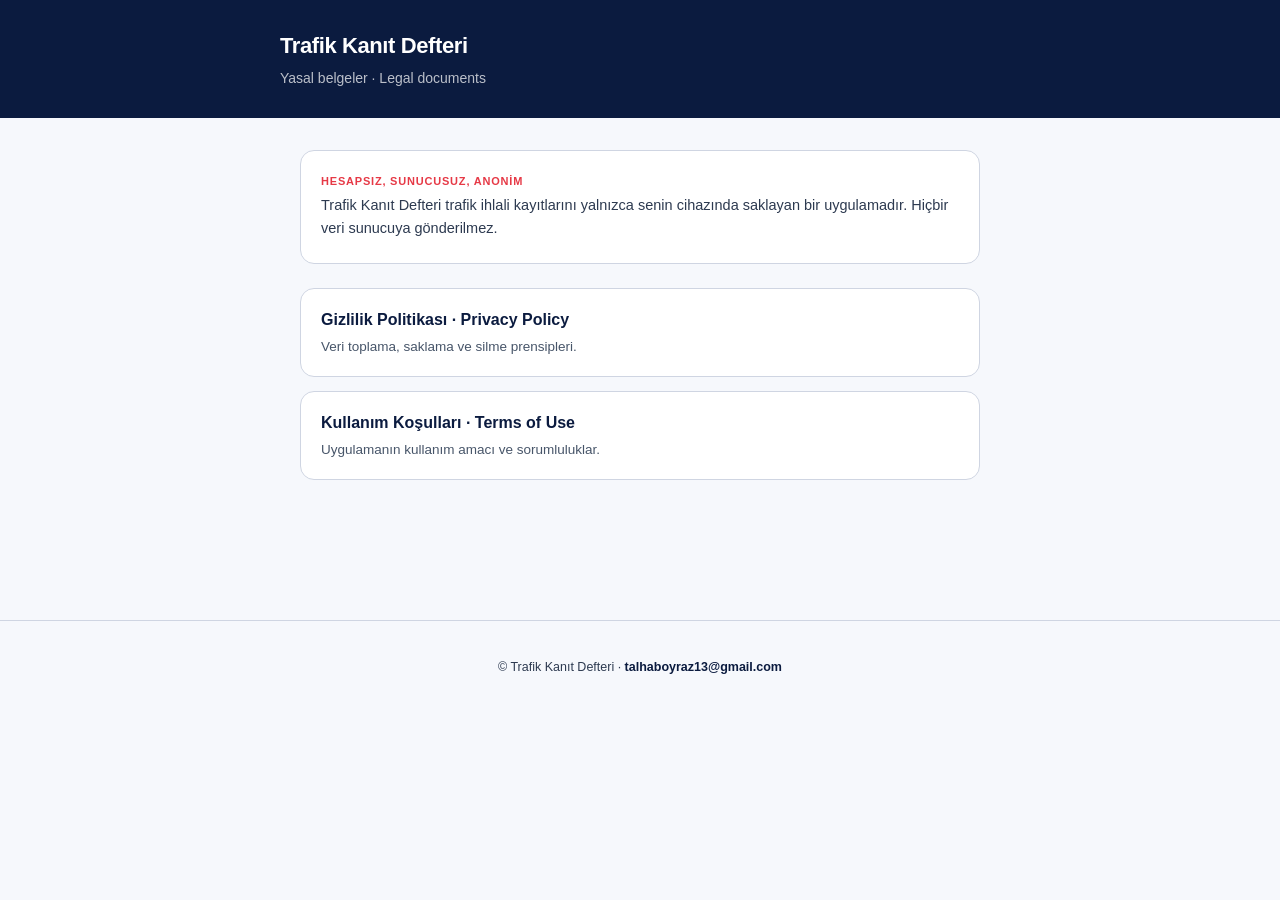
<file: index.html>
<!DOCTYPE html>
<html lang="tr">
<head>
  <meta charset="UTF-8" />
  <meta name="viewport" content="width=device-width, initial-scale=1.0" />
  <title>Trafik Kanıt Defteri — Yasal</title>
  <link rel="stylesheet" href="style.css" />
</head>
<body>
  <header>
    <div class="wrap">
      <h1>Trafik Kanıt Defteri</h1>
      <p>Yasal belgeler · Legal documents</p>
    </div>
  </header>
  <main>
    <div class="lead">
      <p class="label">Hesapsız, sunucusuz, anonim</p>
      <p>Trafik Kanıt Defteri trafik ihlali kayıtlarını yalnızca senin cihazında saklayan bir uygulamadır. Hiçbir veri sunucuya gönderilmez.</p>
    </div>

    <div class="home-grid">
      <a href="privacy.html">
        <h3>Gizlilik Politikası · Privacy Policy</h3>
        <p>Veri toplama, saklama ve silme prensipleri.</p>
      </a>
      <a href="terms.html">
        <h3>Kullanım Koşulları · Terms of Use</h3>
        <p>Uygulamanın kullanım amacı ve sorumluluklar.</p>
      </a>
    </div>
  </main>
  <footer>
    <p>© Trafik Kanıt Defteri · <a href="mailto:talhaboyraz13@gmail.com">talhaboyraz13@gmail.com</a></p>
  </footer>
</body>
</html>
</file>
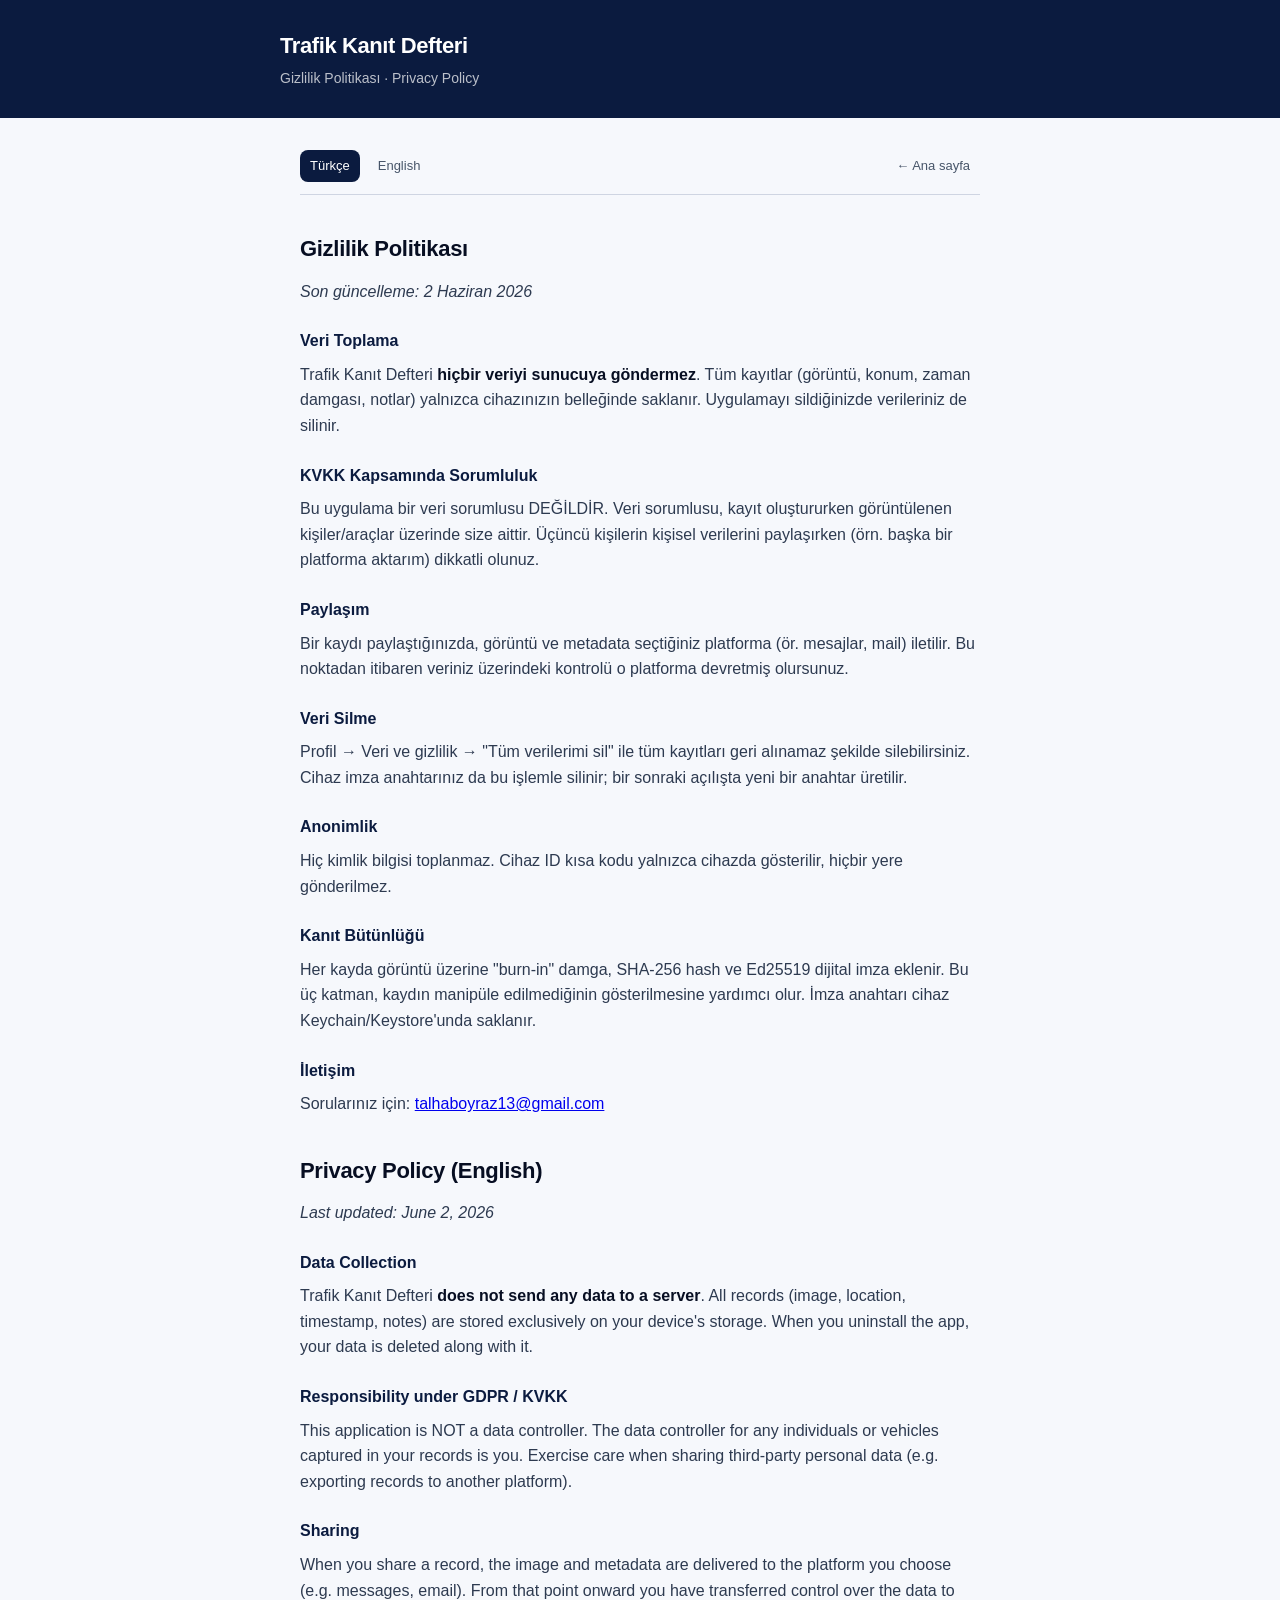
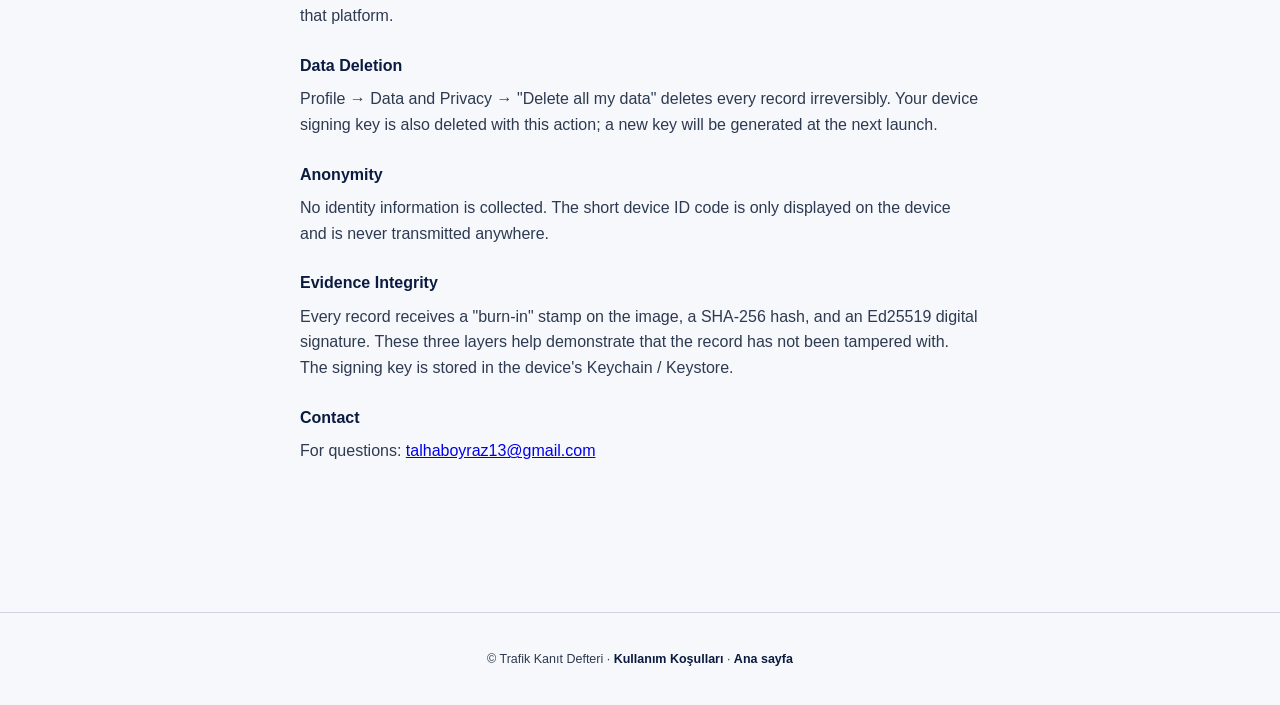
<file: privacy.html>
<!DOCTYPE html>
<html lang="tr">
<head>
  <meta charset="UTF-8" />
  <meta name="viewport" content="width=device-width, initial-scale=1.0" />
  <title>Gizlilik Politikası · Trafik Kanıt Defteri</title>
  <link rel="stylesheet" href="style.css" />
</head>
<body>
  <header>
    <div class="wrap">
      <h1>Trafik Kanıt Defteri</h1>
      <p>Gizlilik Politikası · Privacy Policy</p>
    </div>
  </header>
  <main>
    <nav class="lang">
      <a href="#tr" class="active">Türkçe</a>
      <a href="#en">English</a>
      <a href="index.html" style="margin-left:auto">← Ana sayfa</a>
    </nav>

    <section id="tr" class="section">
      <h2>Gizlilik Politikası</h2>
      <p><em>Son güncelleme: 2 Haziran 2026</em></p>

      <h3>Veri Toplama</h3>
      <p>Trafik Kanıt Defteri <strong>hiçbir veriyi sunucuya göndermez</strong>. Tüm kayıtlar (görüntü, konum, zaman damgası, notlar) yalnızca cihazınızın belleğinde saklanır. Uygulamayı sildiğinizde verileriniz de silinir.</p>

      <h3>KVKK Kapsamında Sorumluluk</h3>
      <p>Bu uygulama bir veri sorumlusu DEĞİLDİR. Veri sorumlusu, kayıt oluştururken görüntülenen kişiler/araçlar üzerinde size aittir. Üçüncü kişilerin kişisel verilerini paylaşırken (örn. başka bir platforma aktarım) dikkatli olunuz.</p>

      <h3>Paylaşım</h3>
      <p>Bir kaydı paylaştığınızda, görüntü ve metadata seçtiğiniz platforma (ör. mesajlar, mail) iletilir. Bu noktadan itibaren veriniz üzerindeki kontrolü o platforma devretmiş olursunuz.</p>

      <h3>Veri Silme</h3>
      <p>Profil → Veri ve gizlilik → "Tüm verilerimi sil" ile tüm kayıtları geri alınamaz şekilde silebilirsiniz. Cihaz imza anahtarınız da bu işlemle silinir; bir sonraki açılışta yeni bir anahtar üretilir.</p>

      <h3>Anonimlik</h3>
      <p>Hiç kimlik bilgisi toplanmaz. Cihaz ID kısa kodu yalnızca cihazda gösterilir, hiçbir yere gönderilmez.</p>

      <h3>Kanıt Bütünlüğü</h3>
      <p>Her kayda görüntü üzerine "burn-in" damga, SHA-256 hash ve Ed25519 dijital imza eklenir. Bu üç katman, kaydın manipüle edilmediğinin gösterilmesine yardımcı olur. İmza anahtarı cihaz Keychain/Keystore'unda saklanır.</p>

      <h3>İletişim</h3>
      <p>Sorularınız için: <a href="mailto:talhaboyraz13@gmail.com">talhaboyraz13@gmail.com</a></p>
    </section>

    <section id="en" class="section">
      <h2>Privacy Policy (English)</h2>
      <p><em>Last updated: June 2, 2026</em></p>

      <h3>Data Collection</h3>
      <p>Trafik Kanıt Defteri <strong>does not send any data to a server</strong>. All records (image, location, timestamp, notes) are stored exclusively on your device's storage. When you uninstall the app, your data is deleted along with it.</p>

      <h3>Responsibility under GDPR / KVKK</h3>
      <p>This application is NOT a data controller. The data controller for any individuals or vehicles captured in your records is you. Exercise care when sharing third-party personal data (e.g. exporting records to another platform).</p>

      <h3>Sharing</h3>
      <p>When you share a record, the image and metadata are delivered to the platform you choose (e.g. messages, email). From that point onward you have transferred control over the data to that platform.</p>

      <h3>Data Deletion</h3>
      <p>Profile → Data and Privacy → "Delete all my data" deletes every record irreversibly. Your device signing key is also deleted with this action; a new key will be generated at the next launch.</p>

      <h3>Anonymity</h3>
      <p>No identity information is collected. The short device ID code is only displayed on the device and is never transmitted anywhere.</p>

      <h3>Evidence Integrity</h3>
      <p>Every record receives a "burn-in" stamp on the image, a SHA-256 hash, and an Ed25519 digital signature. These three layers help demonstrate that the record has not been tampered with. The signing key is stored in the device's Keychain / Keystore.</p>

      <h3>Contact</h3>
      <p>For questions: <a href="mailto:talhaboyraz13@gmail.com">talhaboyraz13@gmail.com</a></p>
    </section>
  </main>
  <footer>
    <p>© Trafik Kanıt Defteri · <a href="terms.html">Kullanım Koşulları</a> · <a href="index.html">Ana sayfa</a></p>
  </footer>
</body>
</html>
</file>
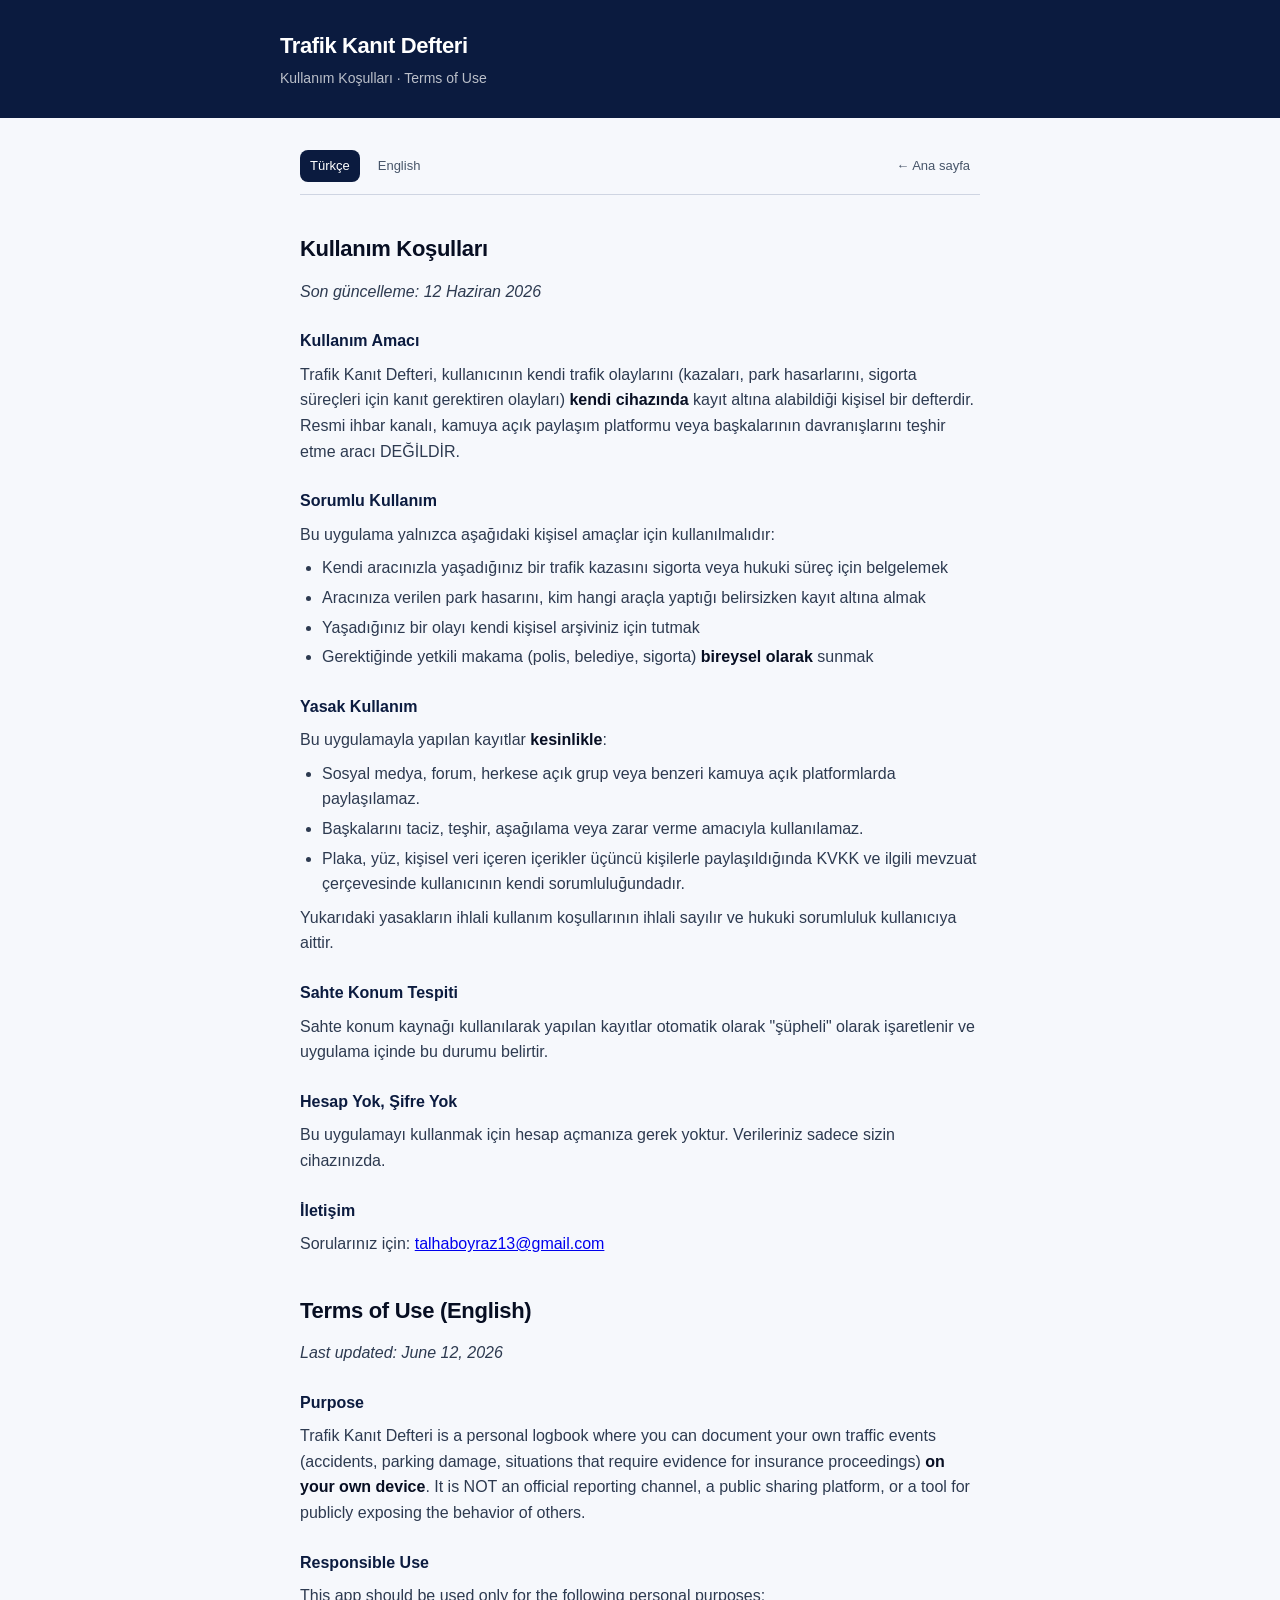
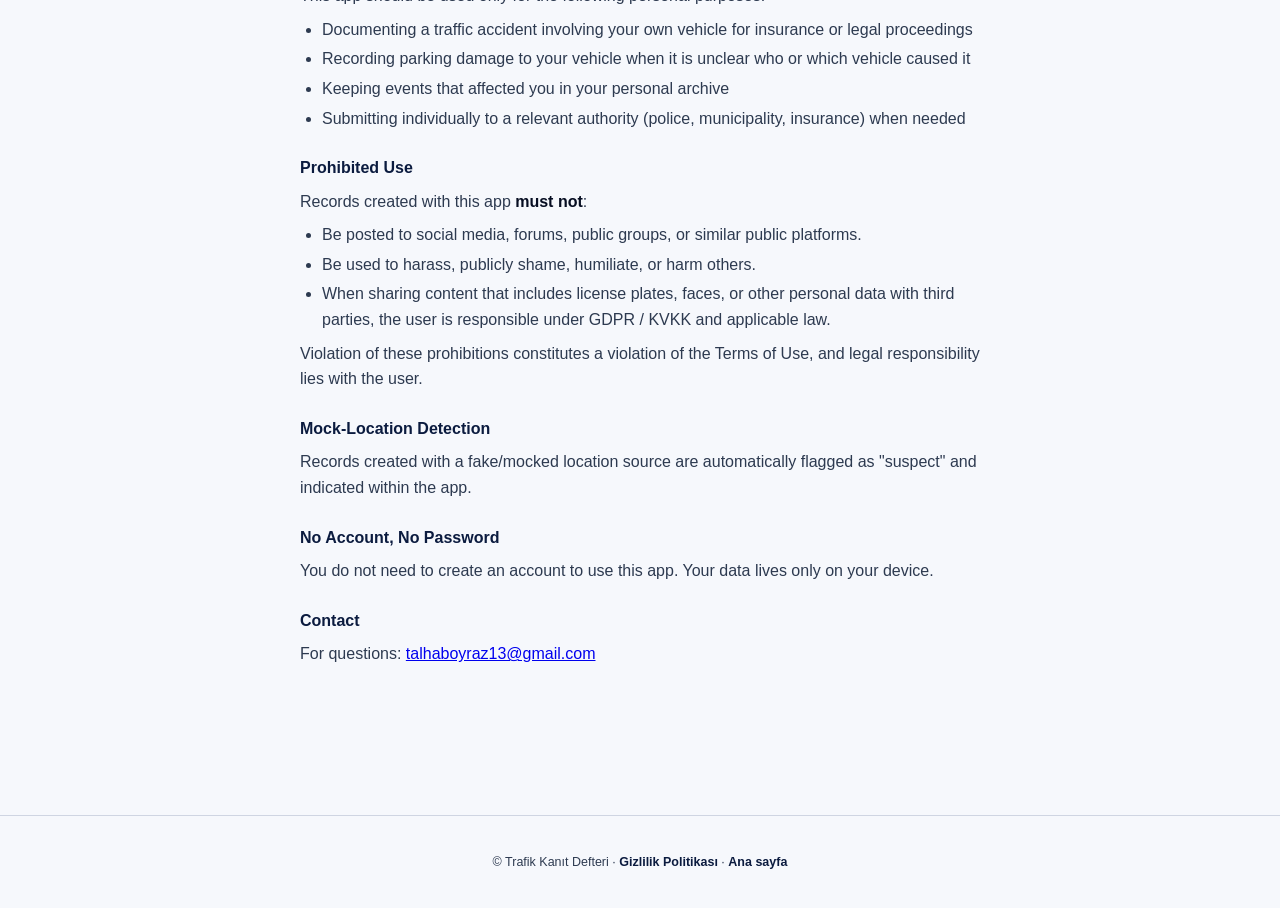
<file: terms.html>
<!DOCTYPE html>
<html lang="tr">
<head>
  <meta charset="UTF-8" />
  <meta name="viewport" content="width=device-width, initial-scale=1.0" />
  <title>Kullanım Koşulları · Trafik Kanıt Defteri</title>
  <link rel="stylesheet" href="style.css" />
</head>
<body>
  <header>
    <div class="wrap">
      <h1>Trafik Kanıt Defteri</h1>
      <p>Kullanım Koşulları · Terms of Use</p>
    </div>
  </header>
  <main>
    <nav class="lang">
      <a href="#tr" class="active">Türkçe</a>
      <a href="#en">English</a>
      <a href="index.html" style="margin-left:auto">← Ana sayfa</a>
    </nav>

    <section id="tr" class="section">
      <h2>Kullanım Koşulları</h2>
      <p><em>Son güncelleme: 12 Haziran 2026</em></p>

      <h3>Kullanım Amacı</h3>
      <p>Trafik Kanıt Defteri, kullanıcının kendi trafik olaylarını (kazaları, park hasarlarını, sigorta süreçleri için kanıt gerektiren olayları) <strong>kendi cihazında</strong> kayıt altına alabildiği kişisel bir defterdir. Resmi ihbar kanalı, kamuya açık paylaşım platformu veya başkalarının davranışlarını teşhir etme aracı DEĞİLDİR.</p>

      <h3>Sorumlu Kullanım</h3>
      <p>Bu uygulama yalnızca aşağıdaki kişisel amaçlar için kullanılmalıdır:</p>
      <ul>
        <li>Kendi aracınızla yaşadığınız bir trafik kazasını sigorta veya hukuki süreç için belgelemek</li>
        <li>Aracınıza verilen park hasarını, kim hangi araçla yaptığı belirsizken kayıt altına almak</li>
        <li>Yaşadığınız bir olayı kendi kişisel arşiviniz için tutmak</li>
        <li>Gerektiğinde yetkili makama (polis, belediye, sigorta) <strong>bireysel olarak</strong> sunmak</li>
      </ul>

      <h3>Yasak Kullanım</h3>
      <p>Bu uygulamayla yapılan kayıtlar <strong>kesinlikle</strong>:</p>
      <ul>
        <li>Sosyal medya, forum, herkese açık grup veya benzeri kamuya açık platformlarda paylaşılamaz.</li>
        <li>Başkalarını taciz, teşhir, aşağılama veya zarar verme amacıyla kullanılamaz.</li>
        <li>Plaka, yüz, kişisel veri içeren içerikler üçüncü kişilerle paylaşıldığında KVKK ve ilgili mevzuat çerçevesinde kullanıcının kendi sorumluluğundadır.</li>
      </ul>
      <p>Yukarıdaki yasakların ihlali kullanım koşullarının ihlali sayılır ve hukuki sorumluluk kullanıcıya aittir.</p>

      <h3>Sahte Konum Tespiti</h3>
      <p>Sahte konum kaynağı kullanılarak yapılan kayıtlar otomatik olarak "şüpheli" olarak işaretlenir ve uygulama içinde bu durumu belirtir.</p>

      <h3>Hesap Yok, Şifre Yok</h3>
      <p>Bu uygulamayı kullanmak için hesap açmanıza gerek yoktur. Verileriniz sadece sizin cihazınızda.</p>

      <h3>İletişim</h3>
      <p>Sorularınız için: <a href="mailto:talhaboyraz13@gmail.com">talhaboyraz13@gmail.com</a></p>
    </section>

    <section id="en" class="section">
      <h2>Terms of Use (English)</h2>
      <p><em>Last updated: June 12, 2026</em></p>

      <h3>Purpose</h3>
      <p>Trafik Kanıt Defteri is a personal logbook where you can document your own traffic events (accidents, parking damage, situations that require evidence for insurance proceedings) <strong>on your own device</strong>. It is NOT an official reporting channel, a public sharing platform, or a tool for publicly exposing the behavior of others.</p>

      <h3>Responsible Use</h3>
      <p>This app should be used only for the following personal purposes:</p>
      <ul>
        <li>Documenting a traffic accident involving your own vehicle for insurance or legal proceedings</li>
        <li>Recording parking damage to your vehicle when it is unclear who or which vehicle caused it</li>
        <li>Keeping events that affected you in your personal archive</li>
        <li>Submitting individually to a relevant authority (police, municipality, insurance) when needed</li>
      </ul>

      <h3>Prohibited Use</h3>
      <p>Records created with this app <strong>must not</strong>:</p>
      <ul>
        <li>Be posted to social media, forums, public groups, or similar public platforms.</li>
        <li>Be used to harass, publicly shame, humiliate, or harm others.</li>
        <li>When sharing content that includes license plates, faces, or other personal data with third parties, the user is responsible under GDPR / KVKK and applicable law.</li>
      </ul>
      <p>Violation of these prohibitions constitutes a violation of the Terms of Use, and legal responsibility lies with the user.</p>

      <h3>Mock-Location Detection</h3>
      <p>Records created with a fake/mocked location source are automatically flagged as "suspect" and indicated within the app.</p>

      <h3>No Account, No Password</h3>
      <p>You do not need to create an account to use this app. Your data lives only on your device.</p>

      <h3>Contact</h3>
      <p>For questions: <a href="mailto:talhaboyraz13@gmail.com">talhaboyraz13@gmail.com</a></p>
    </section>
  </main>
  <footer>
    <p>© Trafik Kanıt Defteri · <a href="privacy.html">Gizlilik Politikası</a> · <a href="index.html">Ana sayfa</a></p>
  </footer>
</body>
</html>
</file>
<file: style.css>
/* Trafik Kanıt Defteri — legal pages */
:root {
  --navy-900: #070E22;
  --navy-800: #0B1B3F;
  --navy-700: #142A5C;
  --slate-50: #F6F8FC;
  --slate-200: #CFD5E2;
  --slate-600: #475569;
  --slate-700: #2D3A50;
  --record: #E63946;
  --max-w: 720px;
}

* { box-sizing: border-box; }

html, body {
  margin: 0;
  padding: 0;
  font-family: -apple-system, BlinkMacSystemFont, "Segoe UI", Roboto, "Helvetica Neue", Arial, sans-serif;
  background: var(--slate-50);
  color: var(--navy-900);
  line-height: 1.6;
}

header {
  background: var(--navy-800);
  color: #fff;
  padding: 28px 20px;
}
header .wrap {
  max-width: var(--max-w);
  margin: 0 auto;
}
header h1 {
  margin: 0;
  font-size: 22px;
  letter-spacing: -0.4px;
  font-weight: 800;
}
header p {
  margin: 4px 0 0;
  color: rgba(255,255,255,0.72);
  font-size: 14px;
}

main {
  max-width: var(--max-w);
  margin: 0 auto;
  padding: 32px 20px 80px;
}

nav.lang {
  display: flex;
  gap: 8px;
  margin-bottom: 24px;
  border-bottom: 1px solid var(--slate-200);
  padding-bottom: 12px;
}
nav.lang a {
  font-size: 13px;
  color: var(--slate-600);
  text-decoration: none;
  padding: 6px 10px;
  border-radius: 8px;
}
nav.lang a:hover { background: #ECEFF6; color: var(--navy-800); }
nav.lang a.active { background: var(--navy-800); color: #fff; }

h2 {
  font-size: 22px;
  letter-spacing: -0.3px;
  margin: 36px 0 12px;
  color: var(--navy-900);
}
h3 {
  font-size: 16px;
  margin: 24px 0 8px;
  color: var(--navy-800);
  font-weight: 700;
}
p { margin: 8px 0; color: var(--slate-700); }
strong { color: var(--navy-900); }
ul { padding-left: 22px; margin: 8px 0; }
li { margin: 4px 0; color: var(--slate-700); }

.lead {
  background: #fff;
  border: 1px solid var(--slate-200);
  border-radius: 14px;
  padding: 18px 20px;
  margin-bottom: 24px;
}
.lead p { margin: 4px 0; font-size: 14.5px; }
.lead .label {
  font-size: 11px;
  letter-spacing: 0.8px;
  text-transform: uppercase;
  font-weight: 700;
  color: var(--record);
  margin-bottom: 4px;
}

.section + .section { margin-top: 28px; }

footer {
  border-top: 1px solid var(--slate-200);
  padding: 28px 20px;
  margin-top: 60px;
  text-align: center;
  color: var(--slate-600);
  font-size: 12.5px;
}
footer a { color: var(--navy-800); text-decoration: none; font-weight: 600; }
footer a:hover { text-decoration: underline; }

.home-grid {
  display: grid;
  gap: 14px;
  margin-top: 24px;
}
.home-grid a {
  display: block;
  background: #fff;
  border: 1px solid var(--slate-200);
  border-radius: 14px;
  padding: 18px 20px;
  text-decoration: none;
  color: var(--navy-900);
  transition: border-color 0.15s;
}
.home-grid a:hover { border-color: var(--navy-700); }
.home-grid h3 { margin: 0 0 4px; font-size: 16px; }
.home-grid p { margin: 0; font-size: 13.5px; color: var(--slate-600); }
</file>
